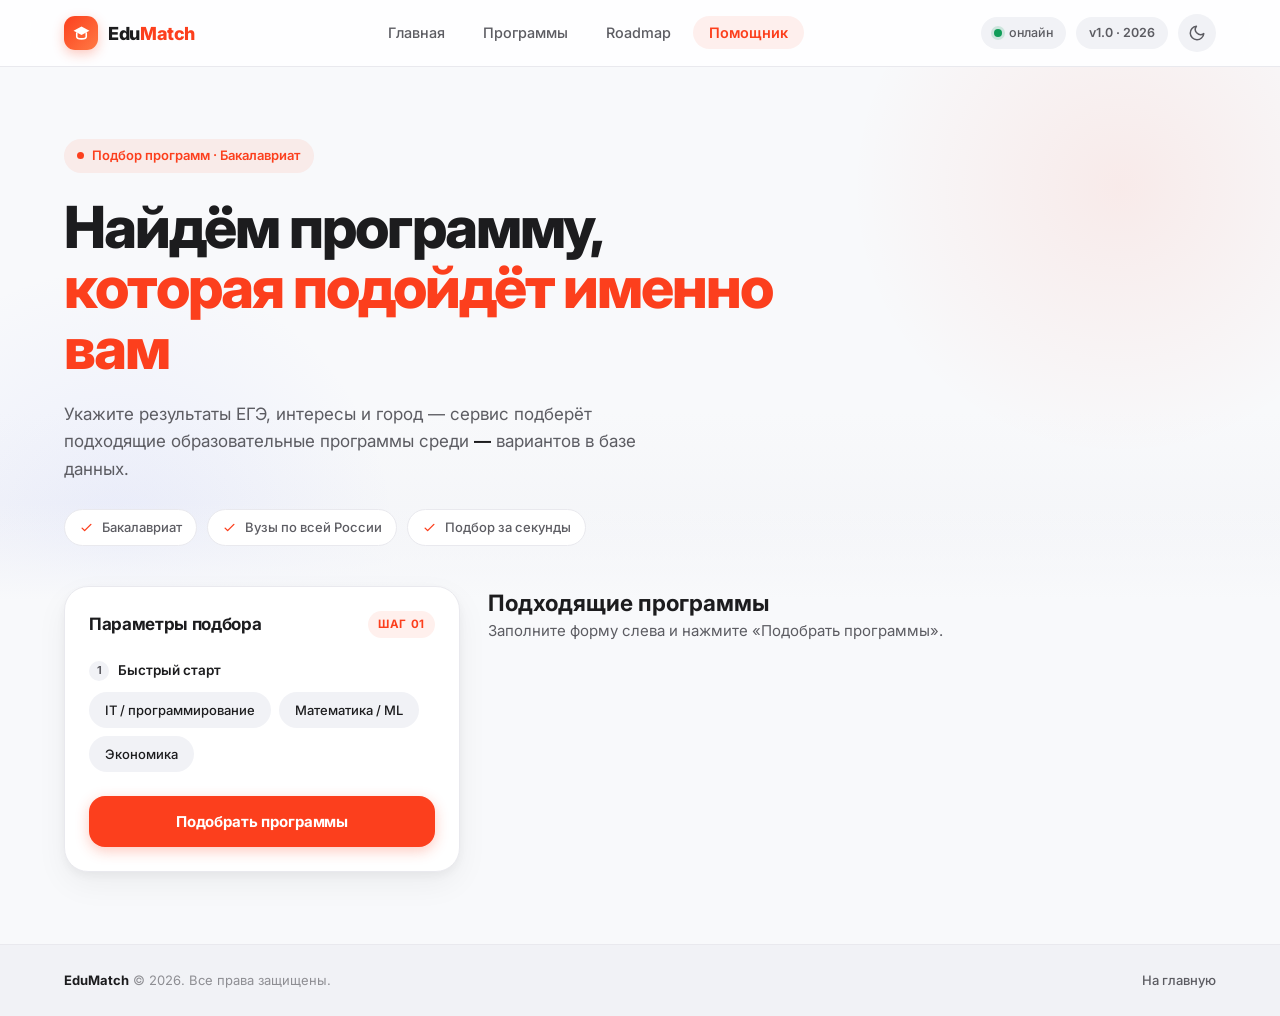
<file: uploads/assistant.html>
<!DOCTYPE html>
<html lang="ru" data-theme="light">
<head>
<meta charset="UTF-8" />
<meta name="viewport" content="width=device-width, initial-scale=1" />
<title>EduMatch — Интерактивный помощник</title>
<link rel="preconnect" href="https://fonts.googleapis.com">
<link rel="preconnect" href="https://fonts.gstatic.com" crossorigin>
<link href="https://fonts.googleapis.com/css2?family=Inter:wght@400;500;600;700;800&display=swap" rel="stylesheet">
<style>
  /* ============================================================
     THEME VARIABLES
     ============================================================ */
  :root {
    --bg: #f8f9fb;
    --bg-soft: #f1f2f6;
    --bg-soft-2: #e5e7ef;
    --panel-bg: #ffffff;
    --text: #1c1c1e;
    --text-2: #5c5c62;
    --muted: #8e8e93;
    --line: #e9e9ee;
    --line-2: #dcdce2;

    --accent: #fc3f1d;
    --accent-hover: #e5330f;
    --accent-soft: rgba(252, 63, 29, 0.08);

    --good: #0f9d58;
    --warn: #f4a300;
    --bad: #e5352b;

    --r-lg: 24px;
    --r-md: 16px;
    --r-sm: 12px;

    --sh-sm: 0 1px 2px rgba(0,0,0,.03), 0 2px 8px rgba(0,0,0,.04);
    --sh-md: 0 4px 12px rgba(0,0,0,.05), 0 12px 32px rgba(0,0,0,.05);
    --sh-lg: 0 8px 24px rgba(0,0,0,.07), 0 24px 64px rgba(0,0,0,.07);
  }

  [data-theme="dark"] {
    --bg: #121214;
    --bg-soft: #1c1c1f;
    --bg-soft-2: #26262b;
    --panel-bg: #1c1c1f;
    --text: #f5f5f7;
    --text-2: #a1a1a8;
    --muted: #6e6e73;
    --line: #2c2c31;
    --line-2: #3a3a40;

    --accent: #ff5c3d;
    --accent-hover: #ff7a61;
    --accent-soft: rgba(255, 92, 61, 0.12);

    --good: #34c759;
    --warn: #ff9f0a;
    --bad: #ff453a;

    --sh-sm: 0 1px 2px rgba(0,0,0,.2), 0 2px 8px rgba(0,0,0,.2);
    --sh-md: 0 4px 12px rgba(0,0,0,.3), 0 12px 32px rgba(0,0,0,.3);
    --sh-lg: 0 8px 24px rgba(0,0,0,.4), 0 24px 64px rgba(0,0,0,.4);
  }

  * { box-sizing: border-box; margin: 0; padding: 0; }

  html { scroll-behavior: smooth; }

  body {
    font-family: 'Inter', -apple-system, BlinkMacSystemFont, 'Segoe UI', Roboto, sans-serif;
    background: var(--bg);
    color: var(--text);
    font-size: 15px;
    line-height: 1.5;
    -webkit-font-smoothing: antialiased;
    text-rendering: optimizeLegibility;
    min-height: 100vh;
    transition: background .3s ease, color .3s ease;
  }

  ::selection { background: var(--accent); color: #fff; }

  button, input, select { font-family: inherit; }

  /* ============================================================
     HEADER & NAVBAR
     ============================================================ */
  .header {
    position: sticky;
    top: 0;
    z-index: 100;
    background: rgba(255,255,255,.82);
    backdrop-filter: saturate(180%) blur(18px);
    -webkit-backdrop-filter: saturate(180%) blur(18px);
    border-bottom: 1px solid var(--line);
    transition: background .3s ease, border-color .3s ease;
  }
  [data-theme="dark"] .header {
    background: rgba(18, 18, 20, .82);
  }
  .header-inner {
    max-width: 1200px;
    margin: 0 auto;
    padding: 14px 24px;
    display: flex;
    align-items: center;
    justify-content: space-between;
    gap: 16px;
  }
  .logo {
    display: flex;
    align-items: center;
    gap: 10px;
    text-decoration: none;
    color: inherit;
  }
  .logo-mark {
    width: 34px;
    height: 34px;
    border-radius: 11px;
    background: linear-gradient(135deg, var(--accent), #ff7a45);
    display: grid;
    place-items: center;
    color: #fff;
    box-shadow: 0 4px 12px rgba(252,63,29,.28);
    flex-shrink: 0;
  }
  .logo-mark svg { width: 19px; height: 19px; }
  .logo-text {
    font-size: 18px;
    font-weight: 800;
    letter-spacing: -0.02em;
  }
  .logo-text span { color: var(--accent); }

  /* Навигация */
  .main-nav ul {
    display: flex;
    align-items: center;
    gap: 6px;
    list-style: none;
  }
  .main-nav a {
    color: var(--text-2);
    text-decoration: none;
    font-size: 0.9rem;
    font-weight: 500;
    padding: 8px 16px;
    border-radius: 999px;
    transition: all .2s ease;
  }
  .main-nav a:hover {
    color: var(--text);
    background: var(--bg-soft);
  }
  .main-nav a.active {
    color: var(--accent);
    background: var(--accent-soft);
    font-weight: 600;
  }

  .header-right {
    display: flex;
    align-items: center;
    gap: 10px;
    flex-wrap: wrap;
  }
  .status-pill {
    display: inline-flex;
    align-items: center;
    gap: 7px;
    padding: 7px 13px;
    border-radius: 999px;
    background: var(--bg-soft);
    font-size: 12.5px;
    font-weight: 500;
    color: var(--text-2);
    white-space: nowrap;
    transition: background .3s ease, color .3s ease;
  }
  .dot {
    width: 8px; height: 8px;
    border-radius: 50%;
    background: var(--muted);
    flex-shrink: 0;
    transition: background .2s, box-shadow .2s;
  }
  .dot.ok  { background: var(--good); box-shadow: 0 0 0 3px rgba(15,157,88,.16); }
  .dot.err { background: var(--bad);  box-shadow: 0 0 0 3px rgba(229,53,43,.16); }

  .version-pill {
    padding: 7px 13px;
    border-radius: 999px;
    background: var(--bg-soft);
    font-size: 12.5px;
    font-weight: 600;
    color: var(--text-2);
    white-space: nowrap;
    transition: background .3s ease, color .3s ease;
  }

  /* ---- Theme Toggle ---- */
  .theme-btn {
    width: 38px;
    height: 38px;
    border-radius: 50%;
    background: var(--bg-soft);
    border: none;
    color: var(--text-2);
    cursor: pointer;
    display: grid;
    place-items: center;
    transition: background .2s, color .2s, transform .2s;
    flex-shrink: 0;
  }
  .theme-btn:hover {
    background: var(--bg-soft-2);
    color: var(--text);
    transform: scale(1.05);
  }
  .theme-btn svg {
    width: 18px;
    height: 18px;
    transition: opacity .3s, transform .3s;
  }
  .theme-btn .icon-sun { display: none; }
  .theme-btn .icon-moon { display: block; }
  [data-theme="dark"] .theme-btn .icon-sun { display: block; }
  [data-theme="dark"] .theme-btn .icon-moon { display: none; }

  /* ============================================================
     HERO
     ============================================================ */
  .hero {
    position: relative;
    background: linear-gradient(180deg,
      var(--bg) 0%,
      var(--bg) 60%,
      var(--bg-soft) 100%
    );
    padding: 72px 0 96px;
    overflow: hidden;
    transition: background .3s ease;
  }

  .hero::before {
    content: "";
    position: absolute;
    top: -160px; right: -120px;
    width: 560px; height: 560px;
    background: radial-gradient(circle, var(--accent-soft), transparent 68%);
    pointer-events: none;
  }
  .hero::after {
    content: "";
    position: absolute;
    bottom: -180px; left: -160px;
    width: 560px; height: 560px;
    background: radial-gradient(circle, rgba(120,140,255,.10), transparent 70%);
    pointer-events: none;
    z-index: 1;
  }

  .hero-fade {
    position: absolute;
    left: 0; right: 0; bottom: 0;
    height: 140px;
    background: linear-gradient(180deg,
      transparent 0%,
      var(--bg) 70%,
      var(--bg) 100%
    );
    pointer-events: none;
    z-index: 2;
  }

  .hero-inner {
    position: relative;
    z-index: 3;
    max-width: 1200px;
    margin: 0 auto;
    padding: 0 24px;
    max-width: 780px;
    margin-left: auto;
    margin-right: auto;
  }
  .hero > .hero-inner {
    max-width: 1200px;
    padding: 0 24px;
  }
  .hero-inner > * {
    max-width: 780px;
  }

  .hero-badge {
    display: inline-flex;
    align-items: center;
    gap: 8px;
    padding: 7px 14px 7px 10px;
    border-radius: 999px;
    background: var(--accent-soft);
    color: var(--accent);
    font-size: 13px;
    font-weight: 600;
    margin-bottom: 24px;
  }
  .hero-badge::before {
    content: "";
    width: 7px; height: 7px;
    border-radius: 50%;
    background: var(--accent);
    margin-left: 3px;
  }

  .hero-title {
    font-size: clamp(34px, 5.2vw, 58px);
    font-weight: 800;
    line-height: 1.05;
    letter-spacing: -0.035em;
    color: var(--text);
    margin-bottom: 22px;
  }
  .hero-title .accent { color: var(--accent); }

  .hero-sub {
    font-size: 17px;
    line-height: 1.6;
    color: var(--text-2);
    max-width: 620px;
    margin-bottom: 26px;
  }
  .hero-sub strong { color: var(--text); font-weight: 700; }

  .hero-facts {
    display: flex;
    flex-wrap: wrap;
    gap: 10px;
  }
  .fact {
    display: inline-flex;
    align-items: center;
    gap: 8px;
    padding: 8px 14px;
    border-radius: 999px;
    background: var(--panel-bg);
    border: 1px solid var(--line);
    font-size: 13px;
    font-weight: 500;
    color: var(--text-2);
    transition: background .3s ease, color .3s ease, border-color .3s ease;
  }
  .fact svg { width: 15px; height: 15px; color: var(--accent); flex-shrink: 0; }

  /* ============================================================
     LAYOUT & FORM
     ============================================================ */
  .layout {
    max-width: 1200px;
    margin: 0 auto;
    padding: 0 24px 72px;
    display: grid;
    grid-template-columns: 396px 1fr;
    gap: 28px;
    align-items: start;
    position: relative;
    z-index: 10;
    margin-top: -56px;
  }

  .panel {
    background: var(--panel-bg);
    border: 1px solid var(--line);
    border-radius: var(--r-lg);
    padding: 24px;
    box-shadow: var(--sh-md);
    position: sticky;
    top: 84px;
    align-self: start;
    transition: background .3s ease, border-color .3s ease, box-shadow .3s ease;
  }
  .panel-header {
    display: flex;
    align-items: center;
    justify-content: space-between;
    gap: 12px;
    margin-bottom: 22px;
  }
  .panel-title {
    font-size: 17px;
    font-weight: 700;
    letter-spacing: -0.02em;
    color: var(--text);
  }
  .panel-step {
    font-size: 11.5px;
    font-weight: 700;
    text-transform: uppercase;
    letter-spacing: .06em;
    color: var(--accent);
    background: var(--accent-soft);
    padding: 5px 10px;
    border-radius: 999px;
  }

  .field { margin-bottom: 20px; }
  .field:last-of-type { margin-bottom: 0; }

  .field-label {
    display: flex;
    align-items: center;
    gap: 9px;
    font-size: 13.5px;
    font-weight: 600;
    color: var(--text);
    margin-bottom: 11px;
  }
  .field-label .num {
    width: 20px; height: 20px;
    border-radius: 50%;
    background: var(--bg-soft);
    color: var(--text-2);
    font-size: 11px;
    font-weight: 700;
    display: grid;
    place-items: center;
    flex-shrink: 0;
    transition: background .3s ease, color .3s ease;
  }

  input[type="text"],
  input[type="number"],
  select {
    width: 100%;
    padding: 12px 14px;
    background: var(--bg-soft);
    border: 1.5px solid transparent;
    border-radius: var(--r-sm);
    color: var(--text);
    font-size: 14px;
    font-weight: 500;
    outline: none;
    transition: background .2s, border-color .2s, box-shadow .2s, color .2s;
  }
  input[type="text"]:hover,
  input[type="number"]:hover,
  select:hover { background: var(--bg-soft-2); }

  input[type="text"]:focus,
  input[type="number"]:focus,
  select:focus {
    background: var(--panel-bg);
    border-color: var(--accent);
    box-shadow: 0 0 0 4px var(--accent-soft);
  }
  input::placeholder { color: var(--muted); font-weight: 400; }

  select {
    appearance: none;
    background-image: url("data:image/svg+xml,%3Csvg xmlns='http://www.w3.org/2000/svg' width='12' height='12' viewBox='0 0 12 12'%3E%3Cpath fill='none' stroke='%238e8e93' stroke-width='2' stroke-linecap='round' stroke-linejoin='round' d='M3 4.5 6 7.5 9 4.5'/%3E%3C/svg%3E");
    background-repeat: no-repeat;
    background-position: right 14px center;
    padding-right: 36px;
    cursor: pointer;
  }
  [data-theme="dark"] select {
    background-image: url("data:image/svg+xml,%3Csvg xmlns='http://www.w3.org/2000/svg' width='12' height='12' viewBox='0 0 12 12'%3E%3Cpath fill='none' stroke='%23a1a1a8' stroke-width='2' stroke-linecap='round' stroke-linejoin='round' d='M3 4.5 6 7.5 9 4.5'/%3E%3C/svg%3E");
  }
  select option {
    background: var(--panel-bg);
    color: var(--text);
    padding: 12px;
  }

  .presets {
    display: flex;
    flex-wrap: wrap;
    gap: 8px;
  }
  .preset {
    padding: 9px 15px;
    border-radius: 999px;
    background: var(--bg-soft);
    border: 1.5px solid transparent;
    font-size: 13px;
    font-weight: 500;
    color: var(--text);
    cursor: pointer;
    transition: all .15s;
    white-space: nowrap;
  }
  .preset:hover {
    background: var(--accent-soft);
    color: var(--accent);
    transform: translateY(-1px);
  }

  .btn-primary {
    width: 100%;
    padding: 16px 20px;
    border-radius: var(--r-md);
    background: var(--accent);
    color: #fff;
    border: none;
    font-size: 15px;
    font-weight: 700;
    letter-spacing: -0.01em;
    cursor: pointer;
    transition: background .15s, transform .12s, box-shadow .15s;
    box-shadow: 0 4px 14px rgba(252,63,29,.28);
  }
  .btn-primary:hover:not(:disabled) {
    background: var(--accent-hover);
    transform: translateY(-1px);
    box-shadow: 0 8px 22px rgba(252,63,29,.34);
  }

  /* ============================================================
     FOOTER
     ============================================================ */
  .footer {
    border-top: 1px solid var(--line);
    background: var(--bg-soft);
    transition: background .3s ease, border-color .3s ease;
  }
  .footer-inner {
    max-width: 1200px;
    margin: 0 auto;
    padding: 26px 24px;
    display: flex;
    justify-content: space-between;
    align-items: center;
    gap: 16px;
    flex-wrap: wrap;
    font-size: 13px;
    color: var(--muted);
  }
  .footer strong { color: var(--text); font-weight: 700; }
  .footer a {
    color: var(--text-2);
    text-decoration: none;
    font-weight: 500;
    transition: color .15s;
  }
  .footer a:hover { color: var(--accent); }

  /* ============================================================
     RESPONSIVE
     ============================================================ */
  @media (max-width: 1000px) {
    .layout {
      grid-template-columns: 1fr;
      gap: 24px;
      margin-top: -40px;
    }
    .panel { position: static; }
    .hero { padding: 48px 0 80px; }
    .layout { padding: 0 20px 56px; }
    .header-inner { padding: 12px 20px; }
    .main-nav { display: none; } /* Скрываем текстовые ссылки на смартфонах */
  }
</style>
</head>
<body>

<!-- ============================================================
     HEADER & NAVIGATION
     ============================================================ -->
<header class="header">
  <div class="header-inner">
    <a class="logo" href="index.html">
      <span class="logo-mark">
        <svg viewBox="0 0 24 24" fill="none" stroke="currentColor" stroke-width="2" stroke-linecap="round" stroke-linejoin="round">
          <path d="M12 3 2 8.5l10 5.5 10-5.5L12 3z" fill="currentColor" stroke="none"/>
          <path d="M6 11.5V16c0 1.4 2.7 2.8 6 2.8s6-1.4 6-2.8v-4.5"/>
        </svg>
      </span>
      <span class="logo-text">Edu<span>Match</span></span>
    </a>

    <!-- Навигационные ссылки -->
    <nav class="main-nav">
      <ul>
        <li><a href="index.html">Главная</a></li>
        <li><a href="programs.html">Программы</a></li>
        <li><a href="roadmap.html">Roadmap</a></li>
        <li><a href="assistant.html" class="active">Помощник</a></li>
      </ul>
    </nav>

    <div class="header-right">
      <span class="status-pill">
        <span class="dot ok" id="statusDot"></span>
        <span id="statusText">онлайн</span>
      </span>
      <span class="version-pill">v1.0 · 2026</span>
      <button class="theme-btn" id="themeToggle" aria-label="Переключить тему">
        <svg class="icon-sun" viewBox="0 0 24 24" fill="none" stroke="currentColor" stroke-width="2" stroke-linecap="round" stroke-linejoin="round">
          <circle cx="12" cy="12" r="5"/><path d="M12 1v2M12 21v2M4.2 4.2l1.4 1.4M18.4 18.4l1.4 1.4M1 12h2M21 12h2M4.2 19.8l1.4-1.4M18.4 5.6l1.4-1.4"/>
        </svg>
        <svg class="icon-moon" viewBox="0 0 24 24" fill="none" stroke="currentColor" stroke-width="2" stroke-linecap="round" stroke-linejoin="round">
          <path d="M21 12.79A9 9 0 1 1 11.21 3 7 7 0 0 0 21 12.79z"/>
        </svg>
      </button>
    </div>
  </div>
</header>

<!-- ============================================================
     HERO
     ============================================================ -->
<section class="hero">
  <div class="hero-inner">
    <div class="hero-badge">Подбор программ · Бакалавриат</div>
    <h1 class="hero-title">
      Найдём программу,<br>
      <span class="accent">которая подойдёт именно вам</span>
    </h1>
    <p class="hero-sub">
      Укажите результаты ЕГЭ, интересы и город — сервис подберёт подходящие
      образовательные программы среди <strong id="programCount">—</strong> вариантов
      в базе данных.
    </p>
    <div class="hero-facts">
      <span class="fact">
        <svg viewBox="0 0 24 24" fill="none" stroke="currentColor" stroke-width="2.2" stroke-linecap="round" stroke-linejoin="round"><path d="m5 13 4 4L19 7"/></svg>
        Бакалавриат
      </span>
      <span class="fact">
        <svg viewBox="0 0 24 24" fill="none" stroke="currentColor" stroke-width="2.2" stroke-linecap="round" stroke-linejoin="round"><path d="m5 13 4 4L19 7"/></svg>
        Вузы по всей России
      </span>
      <span class="fact">
        <svg viewBox="0 0 24 24" fill="none" stroke="currentColor" stroke-width="2.2" stroke-linecap="round" stroke-linejoin="round"><path d="m5 13 4 4L19 7"/></svg>
        Подбор за секунды
      </span>
    </div>
  </div>
  <div class="hero-fade"></div>
</section>

<!-- ============================================================
     LAYOUT
     ============================================================ -->
<div class="layout">

  <!-- ---------- Форма ---------- -->
  <form class="panel" id="form" autocomplete="off">
    <div class="panel-header">
      <div class="panel-title">Параметры подбора</div>
      <div class="panel-step">шаг 01</div>
    </div>

    <div class="field">
      <label class="field-label"><span class="num">1</span> Быстрый старт</label>
      <div class="presets">
        <button type="button" class="preset" data-preset="it">IT / программирование</button>
        <button type="button" class="preset" data-preset="math">Математика / ML</button>
        <button type="button" class="preset" data-preset="econ">Экономика</button>
      </div>
    </div>

    <div class="field" style="margin-top: 24px;">
      <button type="submit" class="btn-primary" id="submitBtn">Подобрать программы</button>
    </div>
  </form>

  <!-- ---------- Результаты ---------- -->
  <main id="resultsContainer">
    <div class="results-head">
      <h2>Подходящие программы</h2>
      <span class="meta" id="resultsCount"></span>
    </div>
    <div id="resultsList">
      <p style="color: var(--text-2);">Заполните форму слева и нажмите «Подобрать программы».</p>
    </div>
  </main>

</div>

<!-- ============================================================
     FOOTER
     ============================================================ -->
<footer class="footer">
  <div class="footer-inner">
    <div><strong>EduMatch</strong> &copy; 2026. Все права защищены.</div>
    <div><a href="index.html">На главную</a></div>
  </div>
</footer>

<script>
  // Простейший скрипт переключения темы для проверки
  const themeToggle = document.getElementById('themeToggle');
  themeToggle.addEventListener('click', () => {
    const currentTheme = document.documentElement.getAttribute('data-theme');
    const newTheme = currentTheme === 'dark' ? 'light' : 'dark';
    document.documentElement.setAttribute('data-theme', newTheme);
  });
</script>
</body>
</html>
</file>
